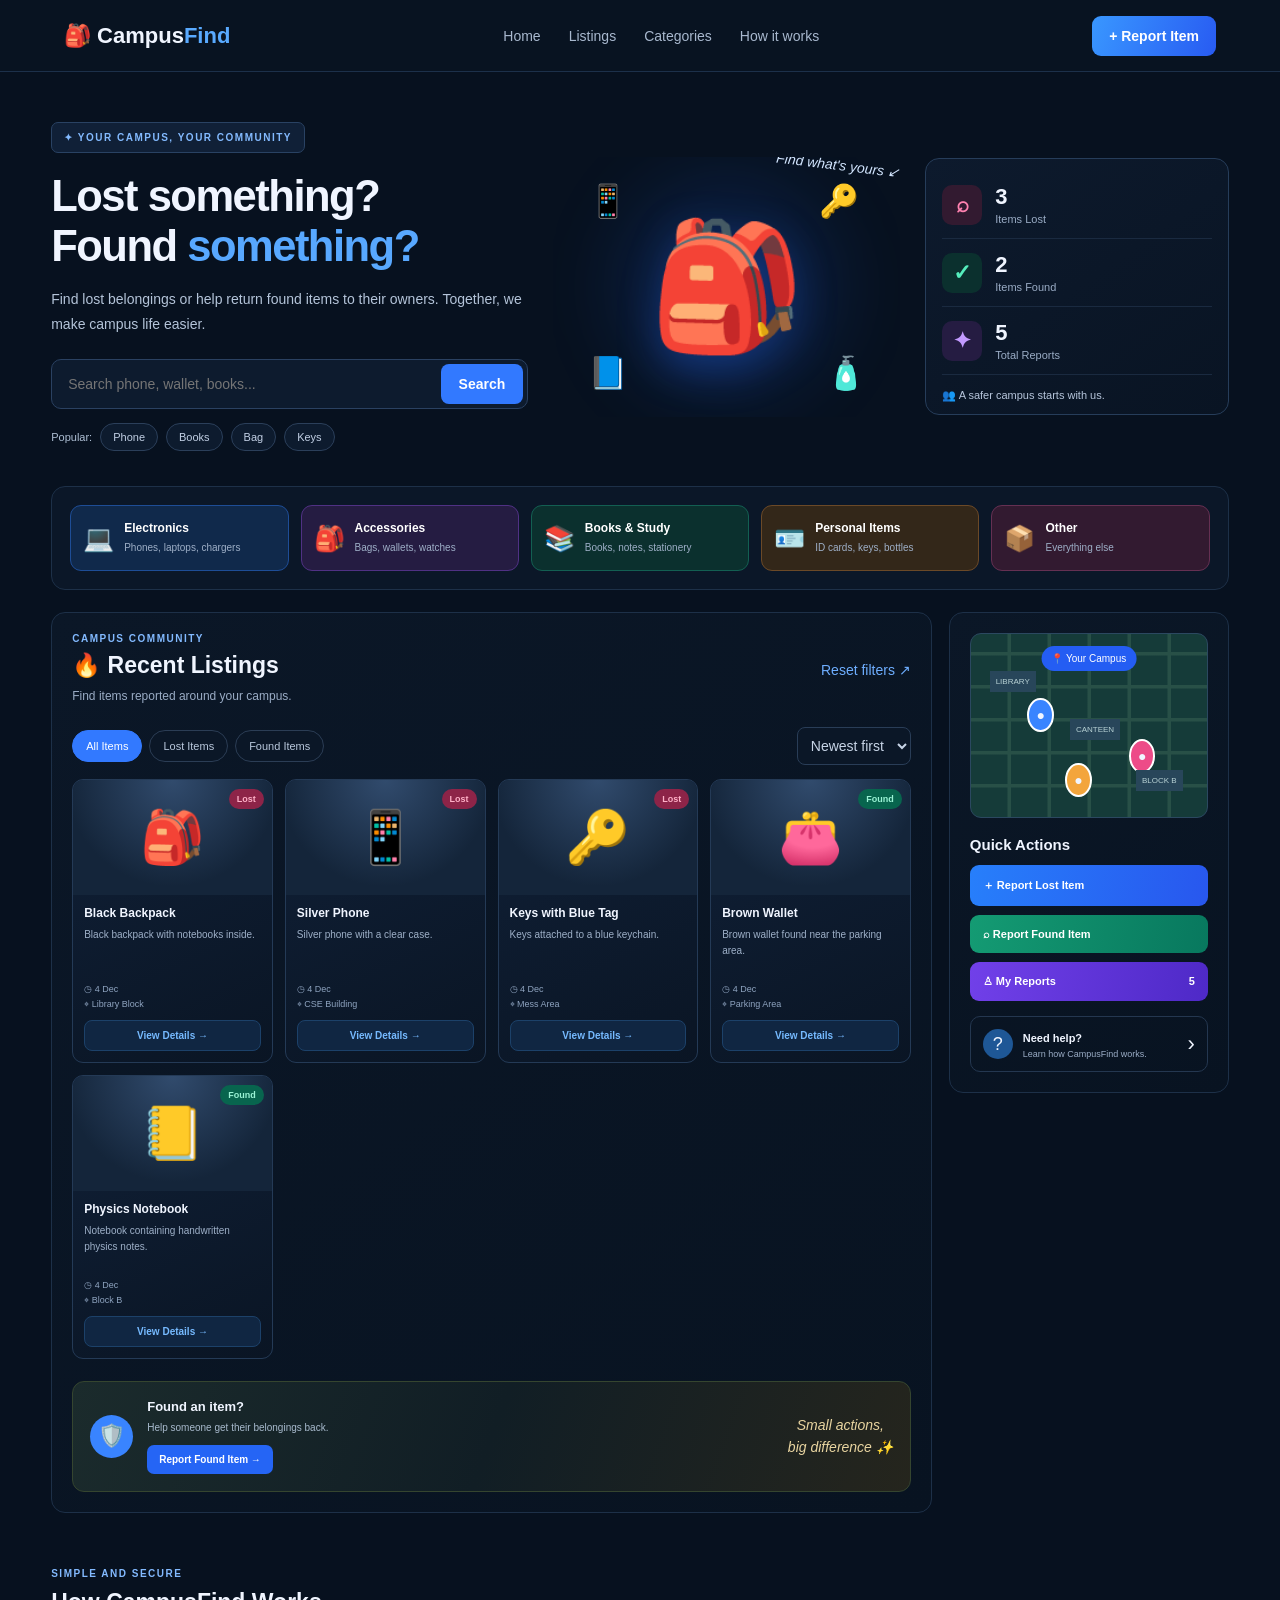
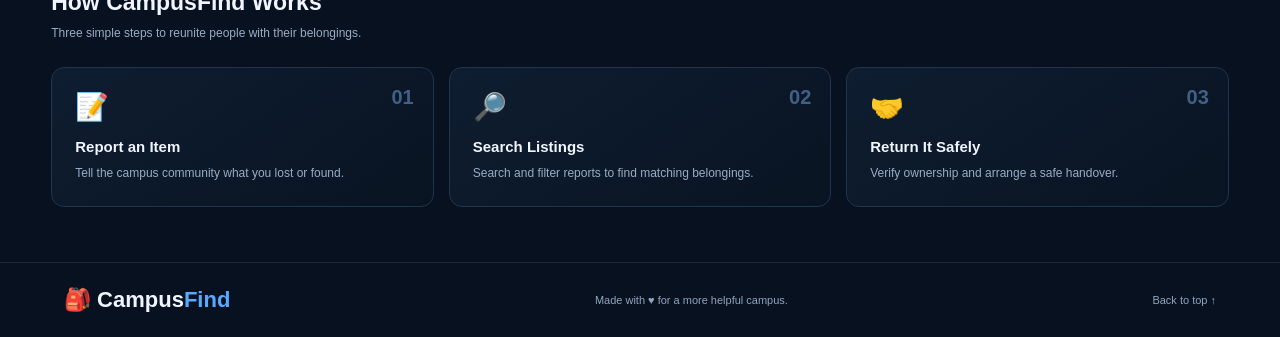
<file: index.html>
<!DOCTYPE html>
<html lang="en">
<head>
    <meta charset="UTF-8">
    <meta name="viewport" content="width=device-width, initial-scale=1.0">
    <title>CampusFind | Lost & Found</title>
    <link rel="stylesheet" href="./lostfound.css">
</head>
<body>

    <header class="navbar">
        <a href="#home" class="logo">🎒 Campus<span>Find</span></a>

        <button class="menu-btn" id="menuBtn">☰</button>

        <nav id="navLinks">
            <a href="#home">Home</a>
            <a href="#listings">Listings</a>
            <a href="#categories">Categories</a>
            <a href="#how">How it works</a>
        </nav>

        <button class="report-btn" onclick="openForm('Lost')">
            + Report Item
        </button>
    </header>

    <main>
        <section class="hero" id="home">
            <div class="hero-text">
                <p class="tag">✦ YOUR CAMPUS, YOUR COMMUNITY</p>

                <h1>Lost something?<br>Found <span>something?</span></h1>

                <p class="description">
                    Find lost belongings or help return found items
                    to their owners. Together, we make campus life easier.
                </p>

                <form id="searchForm" class="search-box">
                    <input type="text" id="searchInput"
                        placeholder="Search phone, wallet, books...">
                    <button type="submit">Search</button>
                </form>

                <div class="popular">
                    <span>Popular:</span>
                    <button onclick="quickSearch('phone')">Phone</button>
                    <button onclick="quickSearch('book')">Books</button>
                    <button onclick="quickSearch('bag')">Bag</button>
                    <button onclick="quickSearch('keys')">Keys</button>
                </div>
            </div>

            <div class="hero-art">
                <div class="glow"></div>
                <div class="floating-item phone">📱</div>
                <div class="floating-item key">🔑</div>
                <div class="backpack">🎒</div>
                <div class="floating-item bottle">🧴</div>
                <div class="floating-item book">📘</div>
                <p class="art-note">Find what's yours ↙</p>
            </div>

            <div class="stats">
                <div class="stat">
                    <span class="stat-icon pink">⌕</span>
                    <div><h2 id="lostCount">0</h2><p>Items Lost</p></div>
                </div>
                <div class="stat">
                    <span class="stat-icon green">✓</span>
                    <div><h2 id="foundCount">0</h2><p>Items Found</p></div>
                </div>
                <div class="stat">
                    <span class="stat-icon purple">✦</span>
                    <div><h2 id="totalCount">0</h2><p>Total Reports</p></div>
                </div>
                <p class="stat-footer">👥 A safer campus starts with us.</p>
            </div>
        </section>

        <section class="categories" id="categories">
            <button class="category blue" onclick="filterCategory('Electronics')">
                <span>💻</span><div><h3>Electronics</h3><p>Phones, laptops, chargers</p></div>
            </button>
            <button class="category purple" onclick="filterCategory('Accessories')">
                <span>🎒</span><div><h3>Accessories</h3><p>Bags, wallets, watches</p></div>
            </button>
            <button class="category green" onclick="filterCategory('Books')">
                <span>📚</span><div><h3>Books & Study</h3><p>Books, notes, stationery</p></div>
            </button>
            <button class="category orange" onclick="filterCategory('Personal')">
                <span>🪪</span><div><h3>Personal Items</h3><p>ID cards, keys, bottles</p></div>
            </button>
            <button class="category pink" onclick="filterCategory('Other')">
                <span>📦</span><div><h3>Other</h3><p>Everything else</p></div>
            </button>
        </section>

        <section class="main-layout" id="listings">
            <div class="listing-panel">
                <div class="section-heading">
                    <div>
                        <p class="small-title">CAMPUS COMMUNITY</p>
                        <h2>🔥 Recent Listings</h2>
                        <p class="muted">Find items reported around your campus.</p>
                    </div>
                    <button class="reset-btn" onclick="resetFilters()">Reset filters ↗</button>
                </div>

                <div class="filters">
                    <div class="tabs">
                        <button class="tab active" onclick="setType('All', this)">All Items</button>
                        <button class="tab" onclick="setType('Lost', this)">Lost Items</button>
                        <button class="tab" onclick="setType('Found', this)">Found Items</button>
                    </div>

                    <select id="sortSelect" onchange="renderItems()">
                        <option value="newest">Newest first</option>
                        <option value="oldest">Oldest first</option>
                    </select>
                </div>

                <p id="filterMessage" class="filter-message"></p>

                <div class="item-grid" id="itemGrid"></div>

                <div class="empty hidden" id="emptyMessage">
                    <div>🔎</div>
                    <h3>No items found!</h3>
                    <p>Try another search or report the item yourself.</p>
                    <button class="primary-btn" onclick="openForm('Lost')">+ Report Item</button>
                </div>

                <div class="banner">
                    <div class="banner-icon">🛡️</div>
                    <div>
                        <h3>Found an item?</h3>
                        <p>Help someone get their belongings back.</p>
                        <button onclick="openForm('Found')">Report Found Item →</button>
                    </div>
                    <div class="banner-note">Small actions,<br>big difference ✨</div>
                </div>
            </div>

            <aside class="sidebar">
                <div class="map">
                    <span class="map-label">📍 Your Campus</span>
                    <span class="pin pin1">●</span>
                    <span class="pin pin2">●</span>
                    <span class="pin pin3">●</span>
                    <span class="building">LIBRARY</span>
                    <span class="building building2">BLOCK B</span>
                    <span class="building building3">CANTEEN</span>
                </div>

                <h3>Quick Actions</h3>
                <button class="quick blue-btn" onclick="openForm('Lost')">＋ Report Lost Item</button>
                <button class="quick green-btn" onclick="openForm('Found')">⌕ Report Found Item</button>
                <button class="quick purple-btn" onclick="showMyReports()">♙ My Reports <span id="myCount">0</span></button>

                <div class="help">
                    <span>?</span>
                    <div><strong>Need help?</strong><p>Learn how CampusFind works.</p></div>
                    <a href="#how">›</a>
                </div>
            </aside>
        </section>

        <section class="how" id="how">
            <p class="small-title">SIMPLE AND SECURE</p>
            <h2>How CampusFind Works</h2>
            <p class="muted">Three simple steps to reunite people with their belongings.</p>

            <div class="steps">
                <article>
                    <span>01</span><div>📝</div>
                    <h3>Report an Item</h3>
                    <p>Tell the campus community what you lost or found.</p>
                </article>
                <article>
                    <span>02</span><div>🔎</div>
                    <h3>Search Listings</h3>
                    <p>Search and filter reports to find matching belongings.</p>
                </article>
                <article>
                    <span>03</span><div>🤝</div>
                    <h3>Return It Safely</h3>
                    <p>Verify ownership and arrange a safe handover.</p>
                </article>
            </div>
        </section>
    </main>

    <footer>
        <a href="#home" class="logo">🎒 Campus<span>Find</span></a>
        <p>Made with ♥ for a more helpful campus.</p>
        <a href="#home">Back to top ↑</a>
    </footer>

    <!-- Report Item Popup -->
    <div class="modal hidden" id="reportModal">
        <div class="modal-content">
            <div class="modal-heading">
                <div>
                    <p class="small-title">CAMPUS COMMUNITY</p>
                    <h2>Report an Item</h2>
                    <p class="muted">Fill in the details below.</p>
                </div>
                <button class="close-btn" onclick="closeForm()">×</button>
            </div>

            <form id="reportForm">
                <div class="form-row">
                    <label>Report Type
                        <select id="itemType" required>
                            <option value="Lost">I lost something</option>
                            <option value="Found">I found something</option>
                        </select>
                    </label>
                    <label>Category
                        <select id="itemCategory" required>
                            <option>Electronics</option>
                            <option>Accessories</option>
                            <option>Books</option>
                            <option>Personal</option>
                            <option>Other</option>
                        </select>
                    </label>
                </div>

                <label>Item Name
                    <input id="itemName" required maxlength="60" placeholder="e.g. Black backpack">
                </label>

                <label>Description
                    <textarea id="itemDescription" required maxlength="240" rows="3"
                        placeholder="Describe the item..."></textarea>
                </label>

                <div class="form-row">
                    <label>Location
                        <input id="itemLocation" required placeholder="e.g. College library">
                    </label>
                    <label>Date
                        <input id="itemDate" type="date" required>
                    </label>
                </div>

                <label>Contact Details (Optional)
                    <input id="itemContact" maxlength="80" placeholder="Preferred contact">
                </label>

                <p class="form-note">Demo version: reports are saved in this browser only.</p>

                <div class="form-actions">
                    <button type="button" class="cancel-btn" onclick="closeForm()">Cancel</button>
                    <button type="submit" class="primary-btn">Submit Report ↗</button>
                </div>
            </form>
        </div>
    </div>

    <!-- Item Details Popup -->
    <div class="modal hidden" id="detailsModal">
        <div class="modal-content">
            <div class="modal-heading">
                <h2>Item Details</h2>
                <button class="close-btn" onclick="closeDetails()">×</button>
            </div>
            <div id="detailsContent"></div>
        </div>
    </div>

    <div class="toast" id="toast"></div>

    <script src="./lostfound.js"></script>
</body>
</html>
</file>
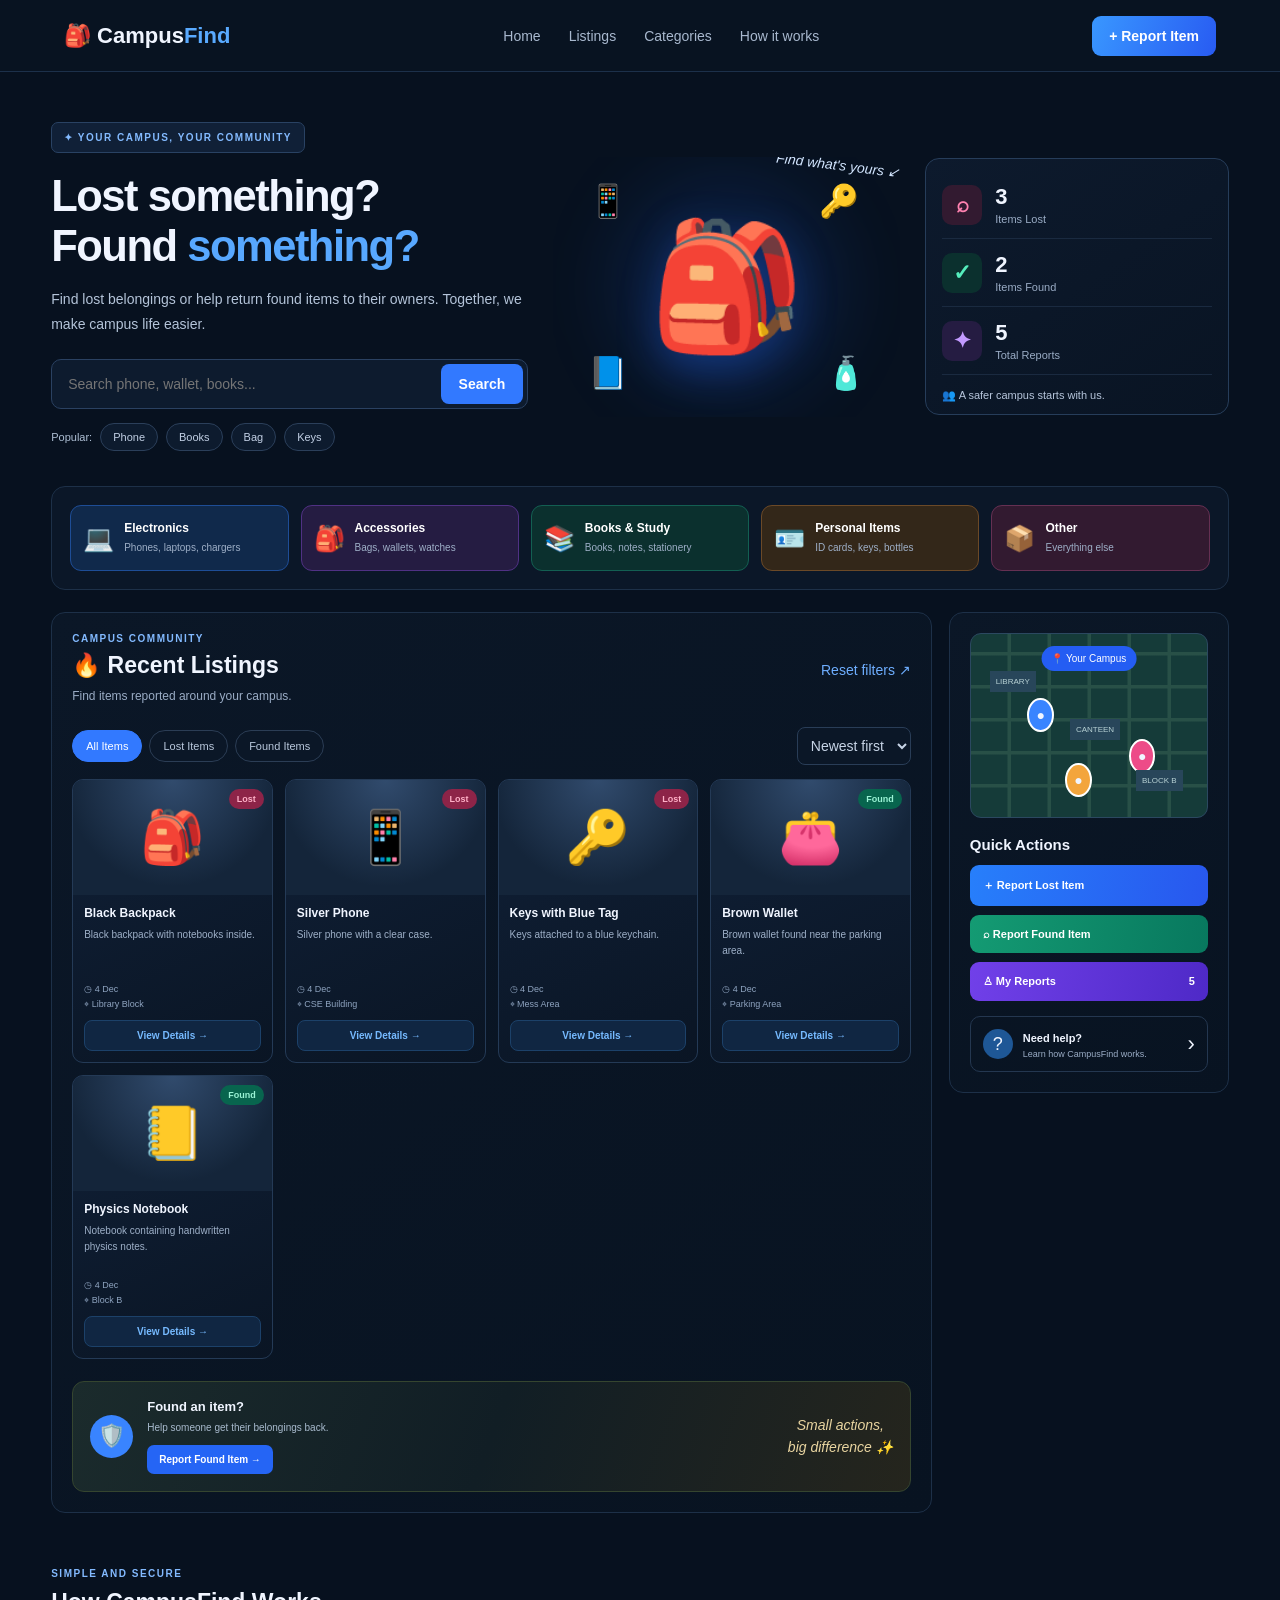
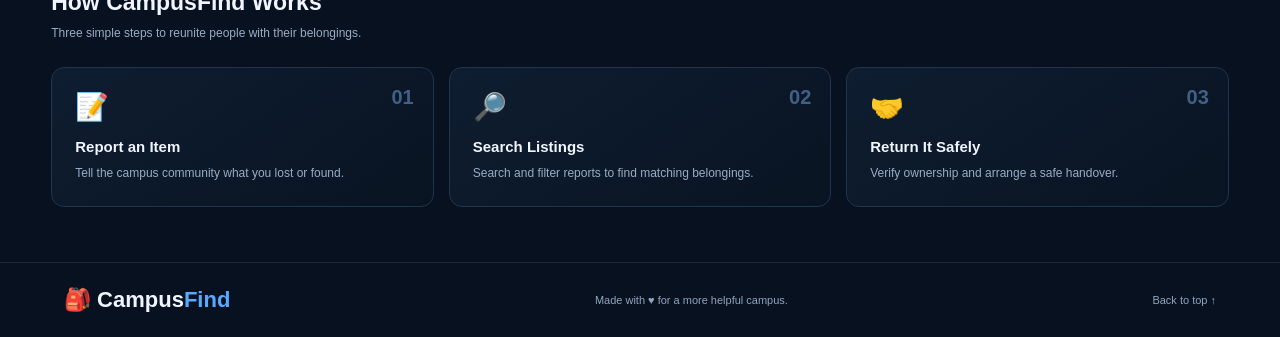
<file: lostfound.html>
<!DOCTYPE html>
<html lang="en">
<head>
    <meta charset="UTF-8">
    <meta name="viewport" content="width=device-width, initial-scale=1.0">
    <title>CampusFind | Lost & Found</title>
    <link rel="stylesheet" href="./lostfound.css">
</head>
<body>

    <header class="navbar">
        <a href="#home" class="logo">🎒 Campus<span>Find</span></a>

        <button class="menu-btn" id="menuBtn">☰</button>

        <nav id="navLinks">
            <a href="#home">Home</a>
            <a href="#listings">Listings</a>
            <a href="#categories">Categories</a>
            <a href="#how">How it works</a>
        </nav>

        <button class="report-btn" onclick="openForm('Lost')">
            + Report Item
        </button>
    </header>

    <main>
        <section class="hero" id="home">
            <div class="hero-text">
                <p class="tag">✦ YOUR CAMPUS, YOUR COMMUNITY</p>

                <h1>Lost something?<br>Found <span>something?</span></h1>

                <p class="description">
                    Find lost belongings or help return found items
                    to their owners. Together, we make campus life easier.
                </p>

                <form id="searchForm" class="search-box">
                    <input type="text" id="searchInput"
                        placeholder="Search phone, wallet, books...">
                    <button type="submit">Search</button>
                </form>

                <div class="popular">
                    <span>Popular:</span>
                    <button onclick="quickSearch('phone')">Phone</button>
                    <button onclick="quickSearch('book')">Books</button>
                    <button onclick="quickSearch('bag')">Bag</button>
                    <button onclick="quickSearch('keys')">Keys</button>
                </div>
            </div>

            <div class="hero-art">
                <div class="glow"></div>
                <div class="floating-item phone">📱</div>
                <div class="floating-item key">🔑</div>
                <div class="backpack">🎒</div>
                <div class="floating-item bottle">🧴</div>
                <div class="floating-item book">📘</div>
                <p class="art-note">Find what's yours ↙</p>
            </div>

            <div class="stats">
                <div class="stat">
                    <span class="stat-icon pink">⌕</span>
                    <div><h2 id="lostCount">0</h2><p>Items Lost</p></div>
                </div>
                <div class="stat">
                    <span class="stat-icon green">✓</span>
                    <div><h2 id="foundCount">0</h2><p>Items Found</p></div>
                </div>
                <div class="stat">
                    <span class="stat-icon purple">✦</span>
                    <div><h2 id="totalCount">0</h2><p>Total Reports</p></div>
                </div>
                <p class="stat-footer">👥 A safer campus starts with us.</p>
            </div>
        </section>

        <section class="categories" id="categories">
            <button class="category blue" onclick="filterCategory('Electronics')">
                <span>💻</span><div><h3>Electronics</h3><p>Phones, laptops, chargers</p></div>
            </button>
            <button class="category purple" onclick="filterCategory('Accessories')">
                <span>🎒</span><div><h3>Accessories</h3><p>Bags, wallets, watches</p></div>
            </button>
            <button class="category green" onclick="filterCategory('Books')">
                <span>📚</span><div><h3>Books & Study</h3><p>Books, notes, stationery</p></div>
            </button>
            <button class="category orange" onclick="filterCategory('Personal')">
                <span>🪪</span><div><h3>Personal Items</h3><p>ID cards, keys, bottles</p></div>
            </button>
            <button class="category pink" onclick="filterCategory('Other')">
                <span>📦</span><div><h3>Other</h3><p>Everything else</p></div>
            </button>
        </section>

        <section class="main-layout" id="listings">
            <div class="listing-panel">
                <div class="section-heading">
                    <div>
                        <p class="small-title">CAMPUS COMMUNITY</p>
                        <h2>🔥 Recent Listings</h2>
                        <p class="muted">Find items reported around your campus.</p>
                    </div>
                    <button class="reset-btn" onclick="resetFilters()">Reset filters ↗</button>
                </div>

                <div class="filters">
                    <div class="tabs">
                        <button class="tab active" onclick="setType('All', this)">All Items</button>
                        <button class="tab" onclick="setType('Lost', this)">Lost Items</button>
                        <button class="tab" onclick="setType('Found', this)">Found Items</button>
                    </div>

                    <select id="sortSelect" onchange="renderItems()">
                        <option value="newest">Newest first</option>
                        <option value="oldest">Oldest first</option>
                    </select>
                </div>

                <p id="filterMessage" class="filter-message"></p>

                <div class="item-grid" id="itemGrid"></div>

                <div class="empty hidden" id="emptyMessage">
                    <div>🔎</div>
                    <h3>No items found!</h3>
                    <p>Try another search or report the item yourself.</p>
                    <button class="primary-btn" onclick="openForm('Lost')">+ Report Item</button>
                </div>

                <div class="banner">
                    <div class="banner-icon">🛡️</div>
                    <div>
                        <h3>Found an item?</h3>
                        <p>Help someone get their belongings back.</p>
                        <button onclick="openForm('Found')">Report Found Item →</button>
                    </div>
                    <div class="banner-note">Small actions,<br>big difference ✨</div>
                </div>
            </div>

            <aside class="sidebar">
                <div class="map">
                    <span class="map-label">📍 Your Campus</span>
                    <span class="pin pin1">●</span>
                    <span class="pin pin2">●</span>
                    <span class="pin pin3">●</span>
                    <span class="building">LIBRARY</span>
                    <span class="building building2">BLOCK B</span>
                    <span class="building building3">CANTEEN</span>
                </div>

                <h3>Quick Actions</h3>
                <button class="quick blue-btn" onclick="openForm('Lost')">＋ Report Lost Item</button>
                <button class="quick green-btn" onclick="openForm('Found')">⌕ Report Found Item</button>
                <button class="quick purple-btn" onclick="showMyReports()">♙ My Reports <span id="myCount">0</span></button>

                <div class="help">
                    <span>?</span>
                    <div><strong>Need help?</strong><p>Learn how CampusFind works.</p></div>
                    <a href="#how">›</a>
                </div>
            </aside>
        </section>

        <section class="how" id="how">
            <p class="small-title">SIMPLE AND SECURE</p>
            <h2>How CampusFind Works</h2>
            <p class="muted">Three simple steps to reunite people with their belongings.</p>

            <div class="steps">
                <article>
                    <span>01</span><div>📝</div>
                    <h3>Report an Item</h3>
                    <p>Tell the campus community what you lost or found.</p>
                </article>
                <article>
                    <span>02</span><div>🔎</div>
                    <h3>Search Listings</h3>
                    <p>Search and filter reports to find matching belongings.</p>
                </article>
                <article>
                    <span>03</span><div>🤝</div>
                    <h3>Return It Safely</h3>
                    <p>Verify ownership and arrange a safe handover.</p>
                </article>
            </div>
        </section>
    </main>

    <footer>
        <a href="#home" class="logo">🎒 Campus<span>Find</span></a>
        <p>Made with ♥ for a more helpful campus.</p>
        <a href="#home">Back to top ↑</a>
    </footer>

    <!-- Report Item Popup -->
    <div class="modal hidden" id="reportModal">
        <div class="modal-content">
            <div class="modal-heading">
                <div>
                    <p class="small-title">CAMPUS COMMUNITY</p>
                    <h2>Report an Item</h2>
                    <p class="muted">Fill in the details below.</p>
                </div>
                <button class="close-btn" onclick="closeForm()">×</button>
            </div>

            <form id="reportForm">
                <div class="form-row">
                    <label>Report Type
                        <select id="itemType" required>
                            <option value="Lost">I lost something</option>
                            <option value="Found">I found something</option>
                        </select>
                    </label>
                    <label>Category
                        <select id="itemCategory" required>
                            <option>Electronics</option>
                            <option>Accessories</option>
                            <option>Books</option>
                            <option>Personal</option>
                            <option>Other</option>
                        </select>
                    </label>
                </div>

                <label>Item Name
                    <input id="itemName" required maxlength="60" placeholder="e.g. Black backpack">
                </label>

                <label>Description
                    <textarea id="itemDescription" required maxlength="240" rows="3"
                        placeholder="Describe the item..."></textarea>
                </label>

                <div class="form-row">
                    <label>Location
                        <input id="itemLocation" required placeholder="e.g. College library">
                    </label>
                    <label>Date
                        <input id="itemDate" type="date" required>
                    </label>
                </div>

                <label>Contact Details (Optional)
                    <input id="itemContact" maxlength="80" placeholder="Preferred contact">
                </label>

                <p class="form-note">Demo version: reports are saved in this browser only.</p>

                <div class="form-actions">
                    <button type="button" class="cancel-btn" onclick="closeForm()">Cancel</button>
                    <button type="submit" class="primary-btn">Submit Report ↗</button>
                </div>
            </form>
        </div>
    </div>

    <!-- Item Details Popup -->
    <div class="modal hidden" id="detailsModal">
        <div class="modal-content">
            <div class="modal-heading">
                <h2>Item Details</h2>
                <button class="close-btn" onclick="closeDetails()">×</button>
            </div>
            <div id="detailsContent"></div>
        </div>
    </div>

    <div class="toast" id="toast"></div>

    <script src="./lostfound.js"></script>
</body>
</html>
</file>
<file: lostfound.css>
* {
    margin: 0;
    padding: 0;
    box-sizing: border-box;
}

html {
    scroll-behavior: smooth;
}

body {
    background: #07111f;
    color: #f0f5ff;
    font-family: Arial, sans-serif;
    font-size: 14px;
}

button, input, textarea, select {
    font: inherit;
}

button {
    cursor: pointer;
    transition: 0.2s;
}

button:hover {
    filter: brightness(1.15);
}

a {
    color: inherit;
    text-decoration: none;
}

.hidden {
    display: none !important;
}

.navbar {
    min-height: 72px;
    padding: 14px 5%;
    display: flex;
    justify-content: space-between;
    align-items: center;
    gap: 20px;
    background: #081321;
    border-bottom: 1px solid #1c304a;
    position: sticky;
    top: 0;
    z-index: 10;
}

.logo {
    font-size: 22px;
    font-weight: bold;
    white-space: nowrap;
}

.logo span {
    color: #59aaff;
}

nav {
    display: flex;
    gap: 28px;
}

nav a {
    color: #a8b8ce;
    padding: 12px 0;
}

nav a:hover {
    color: white;
}

.report-btn, .primary-btn {
    background: linear-gradient(110deg, #3997ff, #285bf2);
    color: white;
    border: none;
    border-radius: 9px;
    padding: 12px 17px;
    font-weight: bold;
}

.menu-btn {
    display: none;
    padding: 8px 12px;
    background: #102037;
    color: white;
    border: 1px solid #263d5a;
    border-radius: 8px;
}

.hero {
    width: 92%;
    max-width: 1400px;
    margin: auto;
    padding: 50px 0 35px;
    display: grid;
    grid-template-columns: 1.1fr 0.8fr 0.7fr;
    align-items: center;
    gap: 25px;
}

.tag, .small-title {
    color: #83baff;
    font-size: 10px;
    letter-spacing: 1.5px;
    font-weight: bold;
}

.tag {
    display: inline-block;
    padding: 9px 12px;
    background: #102037;
    border: 1px solid #294263;
    border-radius: 7px;
    margin-bottom: 18px;
}

.hero h1 {
    font-size: clamp(32px, 3.4vw, 48px);
    line-height: 1.15;
    letter-spacing: -1.5px;
    margin-bottom: 16px;
}

.hero h1 span {
    color: #58a8ff;
}

.description {
    color: #b4c4d9;
    line-height: 1.8;
    max-width: 500px;
    margin-bottom: 22px;
}

.search-box {
    display: flex;
    padding: 4px;
    border: 1px solid #2a4161;
    background: #0d1b2e;
    border-radius: 10px;
}

.search-box input {
    flex: 1;
    min-width: 0;
    padding: 12px;
    color: white;
    background: transparent;
    border: none;
    outline: none;
}

.search-box button {
    background: #3279ff;
    color: white;
    border: none;
    border-radius: 8px;
    padding: 12px 18px;
    font-weight: bold;
}

.popular {
    display: flex;
    align-items: center;
    flex-wrap: wrap;
    gap: 8px;
    margin-top: 14px;
    color: #aebfd4;
    font-size: 11px;
}

.popular button {
    padding: 7px 12px;
    border: 1px solid #2b3f5a;
    border-radius: 20px;
    background: #0d1b2e;
    color: #c2d0e5;
}

.hero-art {
    height: 260px;
    position: relative;
    display: grid;
    place-items: center;
    overflow: hidden;
}

.glow {
    position: absolute;
    width: 230px;
    height: 230px;
    background: #246aff20;
    filter: blur(35px);
    border-radius: 50%;
}

.backpack {
    font-size: 125px;
    z-index: 1;
    filter: drop-shadow(0 15px 20px #276bff55);
    animation: float 4s infinite ease-in-out;
}

.floating-item {
    position: absolute;
    z-index: 2;
    font-size: 32px;
    animation: float 3s infinite ease-in-out;
}

.phone {
    top: 25px;
    left: 10%;
}

.key {
    top: 25px;
    right: 12%;
    animation-delay: 0.5s;
}

.bottle {
    bottom: 25px;
    right: 10%;
    animation-delay: 1s;
}

.book {
    bottom: 25px;
    left: 10%;
    animation-delay: 1.5s;
}

.art-note {
    position: absolute;
    top: 0;
    right: 0;
    color: #d3e6ff;
    font-style: italic;
    transform: rotate(7deg);
}

@keyframes float {
    0%, 100% {
        transform: translateY(0);
    }
    50% {
        transform: translateY(-9px);
    }
}

.stats {
    background: linear-gradient(145deg, #0d1a2d, #091423);
    border: 1px solid #263d5a;
    border-radius: 14px;
    padding: 12px 16px;
}

.stat {
    display: flex;
    align-items: center;
    gap: 13px;
    padding: 13px 0;
    border-bottom: 1px solid #1a2a40;
}

.stat-icon {
    width: 40px;
    height: 40px;
    display: grid;
    place-items: center;
    border-radius: 10px;
    font-size: 22px;
    font-weight: bold;
}

.pink {
    color: #ff82b0;
    background: #7e2447;
}

.green {
    color: #55edbc;
    background: #075642;
}

.purple {
    color: #c39aff;
    background: #49258b;
}

.stat h2 {
    font-size: 22px;
    margin-bottom: 3px;
}

.stat p {
    color: #9aacc5;
    font-size: 11px;
}

.stat-footer {
    color: #b7c6dc;
    font-size: 11px;
    padding-top: 14px;
}

.categories {
    width: 92%;
    max-width: 1400px;
    margin: 0 auto 22px;
    padding: 18px;
    display: grid;
    grid-template-columns: repeat(5, 1fr);
    gap: 12px;
    background: #0b1728;
    border: 1px solid #1d3048;
    border-radius: 14px;
}

.category {
    display: flex;
    align-items: center;
    gap: 10px;
    text-align: left;
    padding: 15px 12px;
    border: 1px solid;
    border-radius: 11px;
    color: white;
    background: #101e32;
    min-width: 0;
}

.category > span {
    font-size: 25px;
}

.category h3 {
    font-size: 12px;
    margin-bottom: 6px;
}

.category p {
    color: #9eafc7;
    font-size: 10px;
    line-height: 1.4;
}

.blue {
    border-color: #1e4d96;
    background: #10294b;
}

.purple {
    border-color: #503184;
    background: #251c42;
}

.green {
    border-color: #135f52;
    background: #0b302e;
}

.orange {
    border-color: #6b4927;
    background: #332719;
}

.pink {
    border-color: #653052;
    background: #321a30;
}

.main-layout {
    width: 92%;
    max-width: 1400px;
    margin: auto;
    display: grid;
    grid-template-columns: minmax(0, 1fr) 280px;
    gap: 17px;
    align-items: start;
}

.listing-panel, .sidebar {
    background: linear-gradient(145deg, #0b1727, #081321);
    border: 1px solid #1d3048;
    border-radius: 14px;
    padding: 20px;
}

.section-heading {
    display: flex;
    justify-content: space-between;
    align-items: center;
    gap: 12px;
}

.section-heading h2, .how h2 {
    font-size: 23px;
    margin: 8px 0;
}

.muted {
    color: #9aacc5;
    font-size: 12px;
    line-height: 1.6;
}

.reset-btn {
    color: #6eaeff;
    border: none;
    background: transparent;
    white-space: nowrap;
}

.filters {
    display: flex;
    justify-content: space-between;
    align-items: center;
    gap: 12px;
    margin: 20px 0 14px;
}

.tabs {
    display: flex;
    gap: 7px;
    flex-wrap: wrap;
}

.tab {
    padding: 9px 13px;
    border: 1px solid #2b3d55;
    color: #bac9dd;
    background: #0b1727;
    border-radius: 22px;
    font-size: 11px;
}

.tab.active {
    background: #3279ff;
    color: white;
    border-color: #3279ff;
}

.filters select {
    padding: 9px;
    background: #0b1727;
    color: #c7d4e6;
    border: 1px solid #293d57;
    border-radius: 8px;
}

.filter-message {
    color: #8ea7c7;
    font-size: 11px;
    margin-bottom: 10px;
}

.item-grid {
    display: grid;
    grid-template-columns: repeat(4, minmax(0, 1fr));
    gap: 12px;
}

.item-card {
    overflow: hidden;
    min-width: 0;
    border: 1px solid #243a56;
    border-radius: 11px;
    background: linear-gradient(155deg, #102037, #0a1524);
    transition: 0.2s;
}

.item-card:hover {
    transform: translateY(-4px);
    border-color: #3b72b5;
    box-shadow: 0 10px 25px #0004;
}

.item-visual {
    height: 115px;
    display: grid;
    place-items: center;
    position: relative;
    font-size: 52px;
    background: radial-gradient(circle at top, #314b6d, #14253a 70%);
}

.status {
    position: absolute;
    top: 9px;
    right: 8px;
    padding: 5px 8px;
    border-radius: 15px;
    font-size: 9px;
    font-weight: bold;
}

.status.Lost {
    background: #8d2448;
    color: #ffb0c7;
}

.status.Found {
    background: #08654e;
    color: #9af3d5;
}

.item-info {
    padding: 11px;
}

.item-info h3 {
    font-size: 12px;
    margin-bottom: 7px;
    overflow-wrap: anywhere;
}

.item-info p {
    font-size: 10px;
    color: #9eb0c8;
    line-height: 1.6;
    min-height: 48px;
    margin-bottom: 9px;
}

.item-meta {
    color: #8fa4c0;
    font-size: 9px;
    display: grid;
    gap: 5px;
    margin-bottom: 10px;
}

.details-btn {
    width: 100%;
    padding: 9px 5px;
    color: #76baff;
    background: #102642;
    border: 1px solid #1c4169;
    border-radius: 8px;
    font-size: 10px;
    font-weight: bold;
}

.empty {
    text-align: center;
    padding: 35px 10px;
    color: #9aacc5;
}

.empty div {
    font-size: 38px;
    margin-bottom: 10px;
}

.empty h3 {
    color: white;
    margin-bottom: 9px;
}

.empty p {
    font-size: 12px;
    margin-bottom: 15px;
}

.banner {
    display: flex;
    align-items: center;
    gap: 14px;
    padding: 17px;
    margin-top: 22px;
    border: 1px solid #35452f;
    border-radius: 12px;
    background: linear-gradient(110deg, #1b2b2c, #111e25, #25251d);
}

.banner-icon {
    width: 43px;
    height: 43px;
    flex-shrink: 0;
    display: grid;
    place-items: center;
    border-radius: 50%;
    background: #3984ff;
    font-size: 22px;
}

.banner h3 {
    font-size: 13px;
    margin-bottom: 6px;
}

.banner p {
    color: #a8bacd;
    font-size: 10px;
    line-height: 1.6;
    margin-bottom: 9px;
}

.banner button {
    padding: 9px 12px;
    border: none;
    border-radius: 7px;
    color: white;
    background: #2565f5;
    font-size: 10px;
    font-weight: bold;
}

.banner-note {
    margin-left: auto;
    color: #e8d4a0;
    font-style: italic;
    white-space: nowrap;
    line-height: 1.6;
    text-align: center;
}

.sidebar h3 {
    font-size: 15px;
    margin: 18px 0 12px;
}

.map {
    height: 185px;
    position: relative;
    overflow: hidden;
    border: 1px solid #2b4860;
    border-radius: 11px;
    background-color: #153b39;
    background-image:
        repeating-linear-gradient(0deg, transparent 0 29px, #285047 30px 33px),
        repeating-linear-gradient(90deg, transparent 0 36px, #285047 37px 40px);
}

.map-label {
    position: absolute;
    top: 12px;
    left: 50%;
    transform: translateX(-50%);
    background: #245df3;
    color: white;
    padding: 7px 10px;
    border-radius: 18px;
    white-space: nowrap;
    font-size: 10px;
}

.pin {
    position: absolute;
    padding: 7px;
    border-radius: 50%;
    border: 2px solid white;
}

.pin1 {
    top: 35%;
    left: 24%;
    background: #3984ff;
}

.pin2 {
    top: 57%;
    left: 67%;
    background: #ed4b88;
}

.pin3 {
    top: 70%;
    left: 40%;
    background: #f3a53c;
}

.building {
    position: absolute;
    top: 20%;
    left: 8%;
    background: #28465a;
    color: #b8d2d5;
    padding: 6px;
    font-size: 8px;
}

.building2 {
    top: 74%;
    left: 70%;
}

.building3 {
    top: 46%;
    left: 42%;
}

.quick {
    width: 100%;
    padding: 13px;
    border: none;
    border-radius: 9px;
    color: white;
    text-align: left;
    margin-bottom: 9px;
    font-weight: bold;
    font-size: 11px;
}

.quick span {
    float: right;
}

.blue-btn {
    background: linear-gradient(100deg, #277ffb, #2857ee);
}

.green-btn {
    background: linear-gradient(100deg, #149b73, #08785e);
}

.purple-btn {
    background: linear-gradient(100deg, #7140e9, #4e29c7);
}

.help {
    display: flex;
    align-items: center;
    gap: 10px;
    border: 1px solid #243750;
    border-radius: 10px;
    padding: 12px;
    margin-top: 6px;
}

.help > span {
    display: grid;
    place-items: center;
    width: 30px;
    height: 30px;
    border-radius: 50%;
    background: #1e5796;
    font-size: 18px;
}

.help strong {
    font-size: 11px;
}

.help p {
    font-size: 9px;
    color: #9aacc5;
    margin-top: 4px;
}

.help a {
    margin-left: auto;
    font-size: 22px;
}

.how {
    width: 92%;
    max-width: 1400px;
    margin: auto;
    padding: 55px 0;
}

.how h2 {
    margin-top: 10px;
}

.steps {
    display: grid;
    grid-template-columns: repeat(3, 1fr);
    gap: 15px;
    margin-top: 24px;
}

.steps article {
    position: relative;
    padding: 23px;
    background: linear-gradient(145deg, #0e1d30, #091422);
    border: 1px solid #20344e;
    border-radius: 13px;
}

.steps article > span {
    position: absolute;
    top: 18px;
    right: 19px;
    color: #416086;
    font-size: 20px;
    font-weight: bold;
}

.steps article > div {
    font-size: 27px;
    margin-bottom: 15px;
}

.steps h3 {
    font-size: 15px;
    margin-bottom: 8px;
}

.steps p {
    color: #9aacc5;
    font-size: 12px;
    line-height: 1.7;
}

footer {
    display: flex;
    align-items: center;
    justify-content: space-between;
    gap: 20px;
    padding: 24px 5%;
    border-top: 1px solid #1a2a3e;
}

footer p, footer > a:last-child {
    color: #91a5bf;
    font-size: 11px;
}

/* Popup form */

.modal {
    position: fixed;
    inset: 0;
    z-index: 30;
    display: grid;
    place-items: center;
    padding: 18px;
    background: #020711d9;
    backdrop-filter: blur(7px);
    overflow-y: auto;
}

.modal-content {
    width: min(620px, 100%);
    max-height: calc(100vh - 36px);
    overflow-y: auto;
    padding: 25px;
    border: 1px solid #2c4564;
    border-radius: 16px;
    background: linear-gradient(145deg, #102038, #081321);
    box-shadow: 0 25px 70px #0009;
}

.modal-heading {
    display: flex;
    align-items: flex-start;
    justify-content: space-between;
    gap: 15px;
    margin-bottom: 22px;
}

.modal-heading h2 {
    font-size: 23px;
    margin: 8px 0;
}

.close-btn {
    width: 35px;
    height: 35px;
    border: 1px solid #2c4564;
    border-radius: 8px;
    color: white;
    background: #13263d;
    font-size: 24px;
}

.modal form label {
    display: block;
    color: #cbd8e9;
    font-size: 11px;
    font-weight: bold;
    margin-bottom: 14px;
}

.modal input, .modal textarea, .modal select {
    display: block;
    width: 100%;
    margin-top: 7px;
    padding: 12px;
    border: 1px solid #2b405c;
    border-radius: 9px;
    background: #091627;
    color: white;
    font-size: 12px;
}

.modal textarea {
    resize: vertical;
}

.form-row {
    display: grid;
    grid-template-columns: 1fr 1fr;
    gap: 13px;
}

.form-note {
    padding: 10px;
    border: 1px solid #35435a;
    background: #101c2b;
    border-radius: 8px;
    color: #a2b2c7;
    font-size: 10px;
    line-height: 1.6;
    margin: 10px 0;
}

.form-actions {
    display: flex;
    justify-content: flex-end;
    gap: 10px;
    margin-top: 16px;
}

.cancel-btn {
    border: 1px solid #314761;
    border-radius: 9px;
    background: #0b1828;
    color: #c4d3e6;
    padding: 11px 16px;
}

.detail-emoji {
    text-align: center;
    padding: 25px;
    margin-bottom: 15px;
    border-radius: 12px;
    background: #142a43;
    font-size: 60px;
}

.detail-description {
    color: #b2c2d7;
    line-height: 1.7;
    margin: 12px 0;
}

.detail-info {
    list-style: none;
    margin: 15px 0;
}

.detail-info li {
    padding: 10px 0;
    border-bottom: 1px solid #20334b;
    color: #aebfd4;
    font-size: 12px;
    overflow-wrap: anywhere;
}

.detail-info strong {
    color: white;
    display: inline-block;
    min-width: 90px;
}

.toast {
    position: fixed;
    z-index: 50;
    bottom: 22px;
    left: 50%;
    transform: translate(-50%, 20px);
    opacity: 0;
    pointer-events: none;
    padding: 12px 18px;
    border: 1px solid #2d547c;
    border-radius: 10px;
    background: #102a43;
    color: white;
    box-shadow: 0 12px 40px #0006;
    transition: 0.25s;
    max-width: 90%;
    text-align: center;
}

.toast.show {
    opacity: 1;
    transform: translate(-50%, 0);
}

@media (max-width: 1100px) {
    .hero {
        grid-template-columns: 1fr 0.8fr;
    }

    .stats {
        grid-column: 1 / -1;
        display: grid;
        grid-template-columns: repeat(3, 1fr);
    }

    .stat {
        border-bottom: none;
        border-right: 1px solid #1a2a40;
        padding: 10px;
    }

    .stat-footer {
        grid-column: 1 / -1;
        border-top: 1px solid #1a2a40;
        padding-bottom: 5px;
    }

    .categories {
        grid-template-columns: repeat(3, 1fr);
    }

    .item-grid {
        grid-template-columns: repeat(2, minmax(0, 1fr));
    }
}

@media (max-width: 760px) {
    .navbar {
        padding: 13px 4%;
        gap: 10px;
    }

    .menu-btn {
        display: block;
        margin-left: auto;
    }

    .report-btn {
        display: none;
    }

    nav {
        display: none;
        position: absolute;
        top: 65px;
        left: 0;
        right: 0;
        padding: 12px 5%;
        flex-direction: column;
        gap: 0;
        background: #081321;
        border-bottom: 1px solid #1c304a;
    }

    nav.open {
        display: flex;
    }

    nav a {
        padding: 13px 0;
        border-bottom: 1px solid #1a2b40;
    }

    .hero {
        grid-template-columns: 1fr;
        padding-top: 32px;
    }

    .hero-art {
        height: 190px;
    }

    .backpack {
        font-size: 100px;
    }

    .stats {
        grid-column: auto;
        padding: 9px;
    }

    .stat {
        gap: 7px;
        padding: 8px 4px;
    }

    .stat-icon {
        width: 30px;
        height: 30px;
        font-size: 16px;
    }

    .stat h2 {
        font-size: 17px;
    }

    .stat p {
        font-size: 9px;
    }

    .categories {
        grid-template-columns: repeat(2, minmax(0, 1fr));
        padding: 12px;
        gap: 8px;
    }

    .category {
        padding: 12px 9px;
        gap: 8px;
    }

    .main-layout {
        grid-template-columns: 1fr;
    }

    .sidebar {
        order: -1;
    }

    .listing-panel, .sidebar {
        padding: 14px;
    }

    .section-heading h2 {
        font-size: 20px;
    }

    .filters {
        align-items: flex-start;
        flex-direction: column;
    }

    .banner {
        padding: 13px;
    }

    .banner-note {
        display: none;
    }

    .steps {
        grid-template-columns: 1fr;
    }

    footer {
        flex-wrap: wrap;
    }

    footer p {
        order: 3;
        width: 100%;
    }

    .form-row {
        grid-template-columns: 1fr;
        gap: 0;
    }

    .modal-content {
        padding: 18px;
    }
}

@media (max-width: 380px) {
    .hero h1 {
        font-size: 30px;
    }

    .categories {
        grid-template-columns: 1fr;
    }

    .item-grid {
        grid-template-columns: 1fr;
    }

    .item-visual {
        height: 130px;
    }

    .section-heading {
        align-items: flex-start;
        flex-direction: column;
    }
}
</file>
